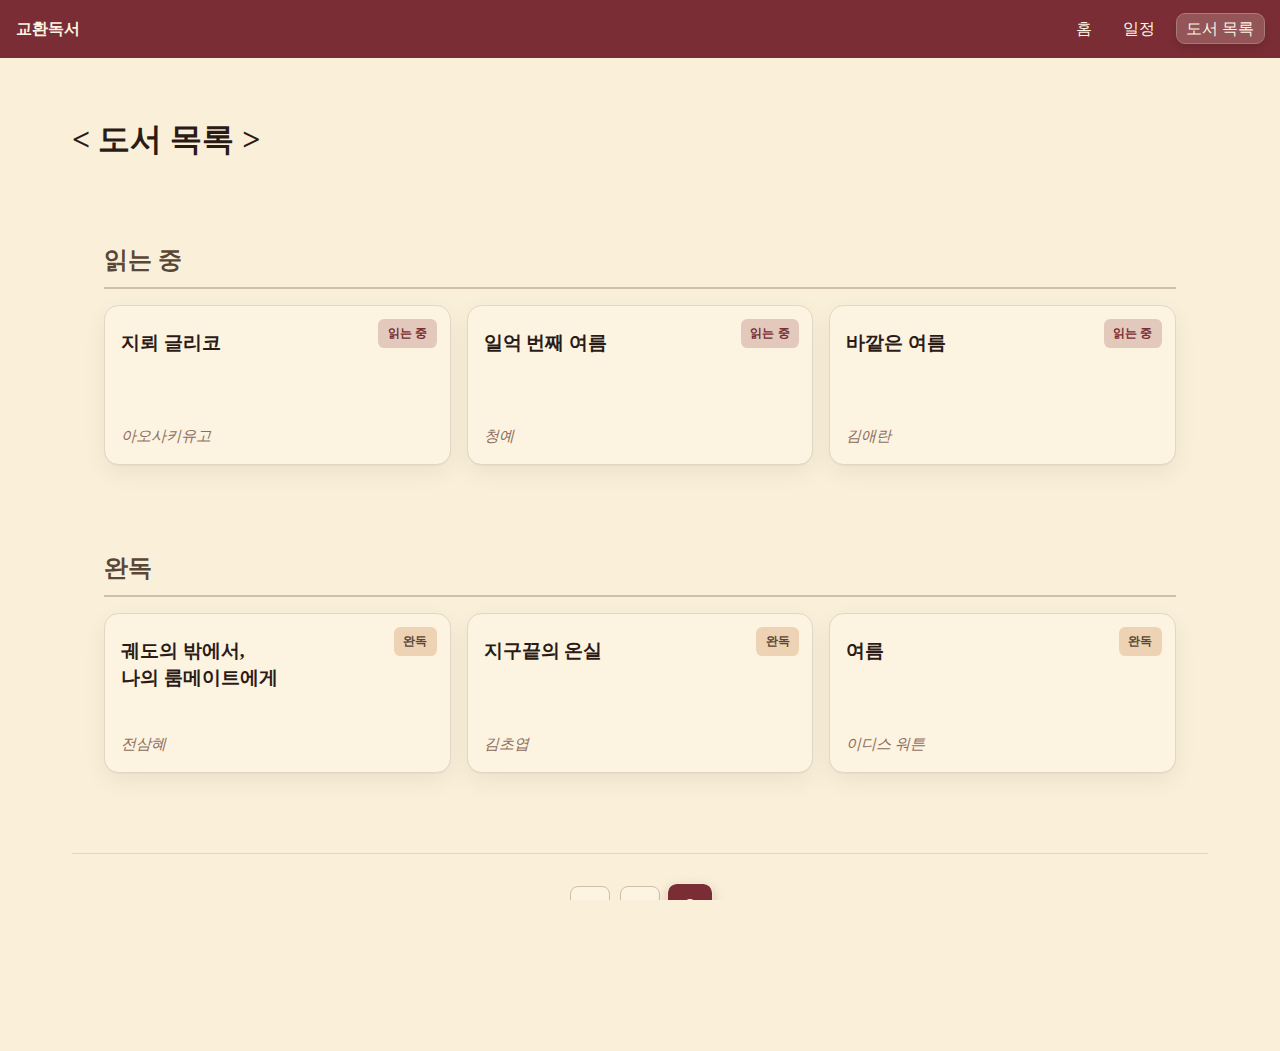
<file: pages/library.html>
<!DOCTYPE html>
<html lang="ko" data-theme="heritage">
<head>
  <!-- 문자 인코딩 및 뷰포트 설정 -->
  <meta charset="utf-8">
  <meta name="viewport" content="width=device-width,initial-scale=1">
  <title>교환독서 – 도서 목록</title>
  
  <!-- 외부 스타일시트 (상위 폴더에서 참조) -->
  <link rel="stylesheet" href="../css/style.css">
</head>
<body>
  <!-- Skip link for accessibility -->
  <a href="#main" class="sr-only">본문으로 건너뛰기</a>
  
  <!-- ============================================
       HEADER
       상단 고정 헤더: 로고 + 네비게이션
  ============================================= -->
  <header class="site-header">
    <a class="logo" href="../index.html">교환독서</a>
    <nav aria-label="주요">
      <ul class="gnb">
        <li><a href="../index.html">홈</a></li>
        <li><a href="schedule.html">일정</a></li>
        <li><a aria-current="page" href="library.html">도서 목록</a></li>
      </ul>
    </nav>
  </header>

  <!-- ============================================
       MAIN CONTENT
       도서 목록 페이지 메인 콘텐츠
  ============================================= -->
  <main id="main">
    <h1>< 도서 목록 ></h1>

    <!-- ============================================
         READING SECTION
         현재 읽고 있는 책들
    ============================================= -->
    <section class="library-section">
      <h2 class="section-title">읽는 중</h2>
      
      <!-- 북 카드 그리드 -->
      <div class="card-grid">
        <!-- 책 1: 지뢰 글리코 -->
        <article class="card book-card" tabindex="0">
          <div class="book-status reading">읽는 중</div>
          <h3 class="book-title">지뢰 글리코</h3>
          <p class="book-author">아오사키유고</p>
        </article>
        
        <!-- 책 2: 일억 번째 여름 -->
        <article class="card book-card" tabindex="0">
          <div class="book-status reading">읽는 중</div>
          <h3 class="book-title">일억 번째 여름</h3>
          <p class="book-author">청예</p>
        </article>
        
        <!-- 책 3: 바깥은 여름 -->
        <article class="card book-card" tabindex="0">
          <div class="book-status reading">읽는 중</div>
          <h3 class="book-title">바깥은 여름</h3>
          <p class="book-author">김애란</p>
        </article>
      </div>
    </section>

    <!-- ============================================
         COMPLETED SECTION
         완독한 책들
    ============================================= -->
    <section class="library-section">
      <h2 class="section-title">완독</h2>
      
      <!-- 북 카드 그리드 -->
      <div class="card-grid">
        <!-- 책 1: 궤도의 밖에서, 나의 룸메이트에게 -->
        <article class="card book-card" tabindex="0">
          <div class="book-status completed">완독</div>
          <h3 class="book-title">궤도의 밖에서,<br>나의 룸메이트에게</h3>
          <p class="book-author">전삼혜</p>
        </article>
        
        <!-- 책 2: 지구끝의 온실 -->
        <article class="card book-card" tabindex="0">
          <div class="book-status completed">완독</div>
          <h3 class="book-title">지구끝의 온실</h3>
          <p class="book-author">김초엽</p>
        </article>
        
        <!-- 책 3: 여름 -->
        <article class="card book-card" tabindex="0">
          <div class="book-status completed">완독</div>
          <h3 class="book-title">여름</h3>
          <p class="book-author">이디스 워튼</p>
        </article>
      </div>
    </section>

    <!-- Page Navigation: 책 페이지 스타일 네비게이션 -->
    <nav class="page-nav" aria-label="페이지 네비게이션">
      <a href="../index.html" class="page-link">
        <span class="page-number">1</span>
      </a>
      <a href="schedule.html" class="page-link">
        <span class="page-number">2</span>
      </a>
      <a href="library.html" class="page-link current" aria-current="page">
        <span class="page-number">3</span>
      </a>
    </nav>
  </main>

  <!-- ============================================
       FOOTER
       하단 푸터
  ============================================= -->
  <footer class="site-footer">
    <small>© 2025 ExchangeBook</small>
  </footer>
  
</body>
</html>
</file>
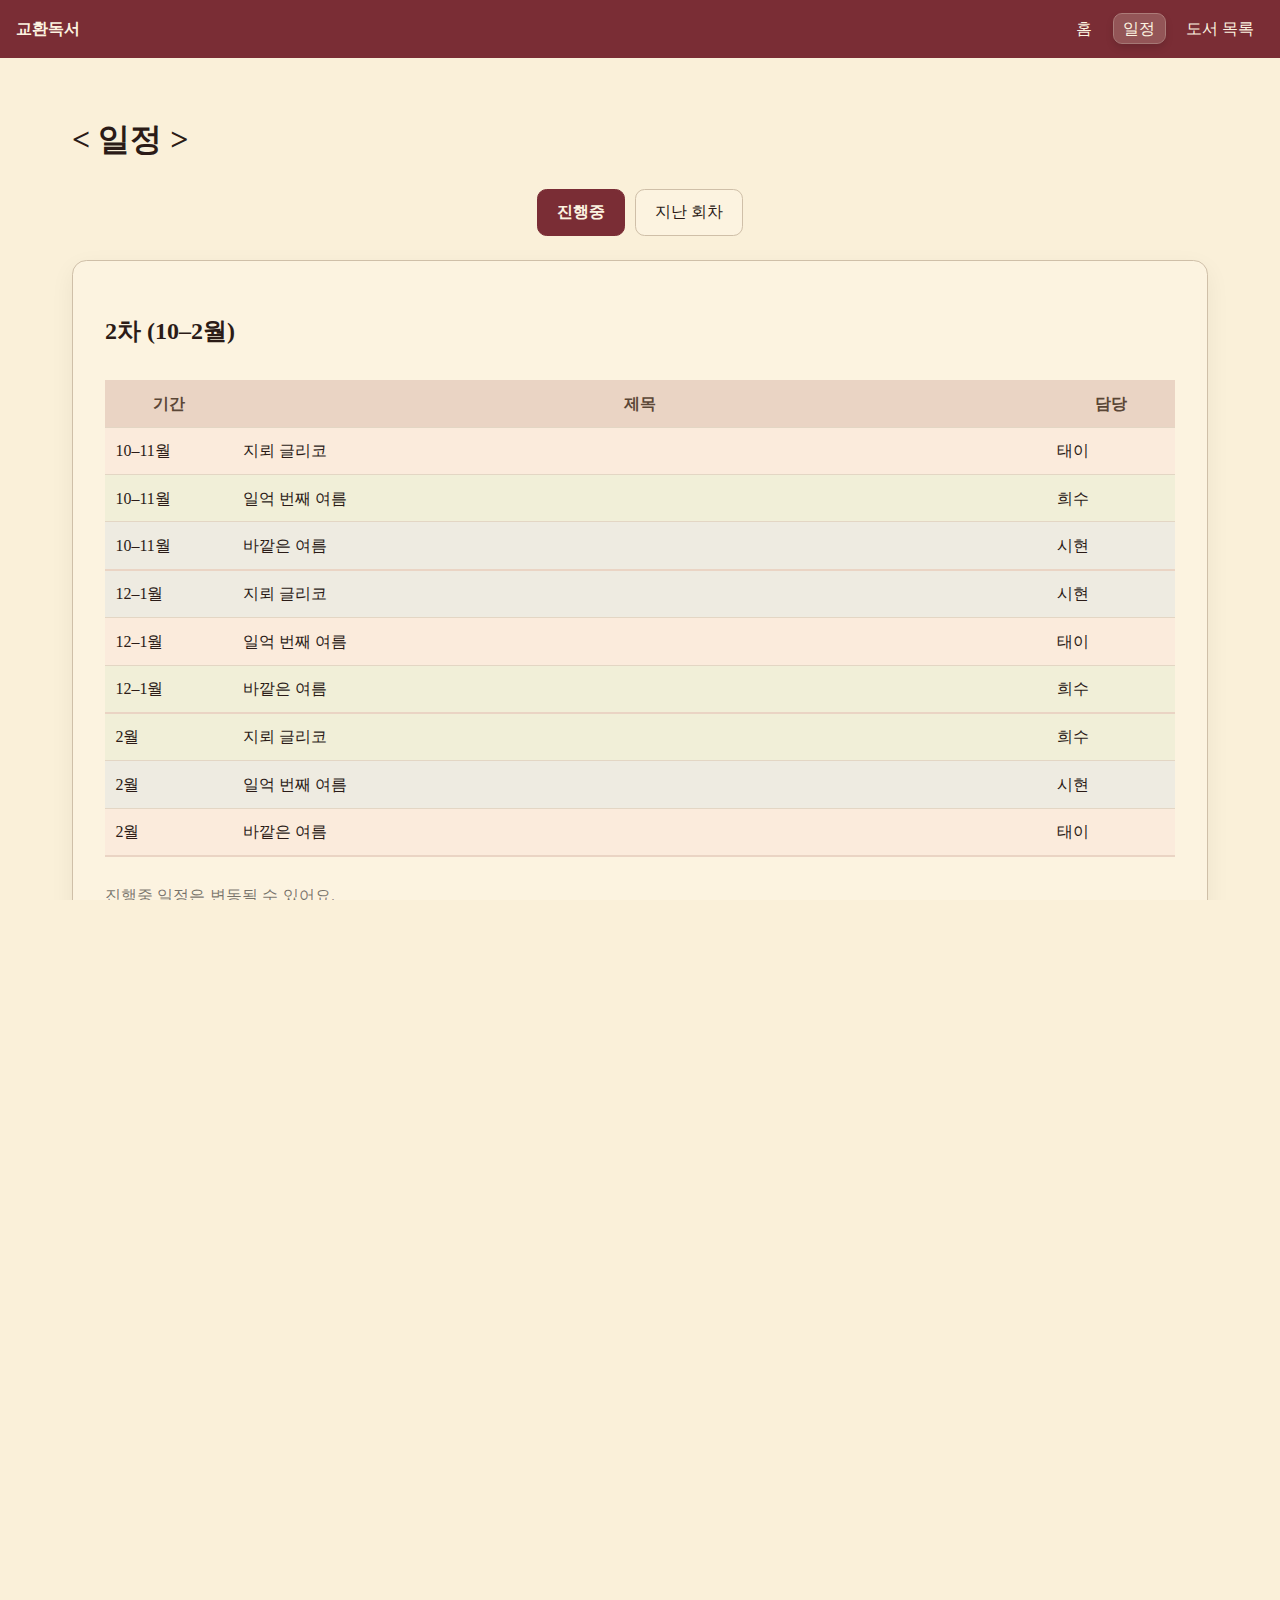
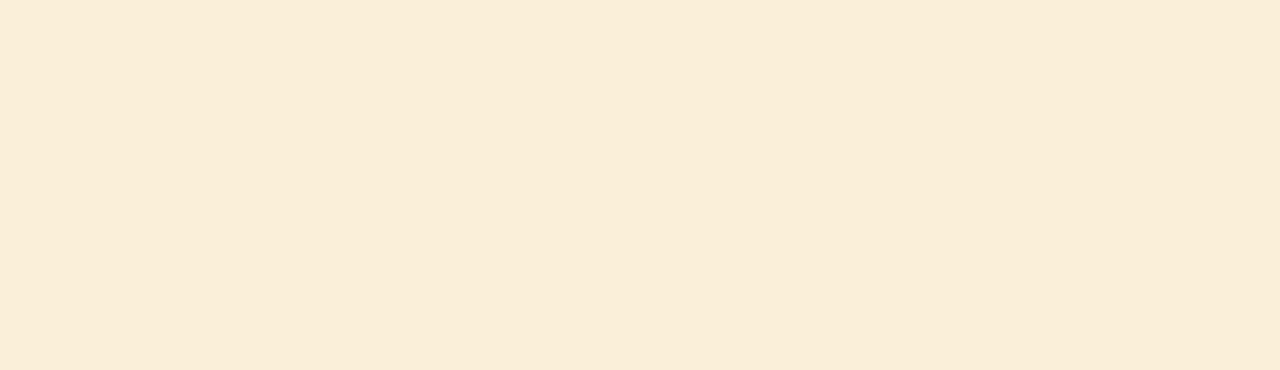
<file: pages/schedule.html>
<!DOCTYPE html>
<html lang="ko" data-theme="heritage">
<head>
  <!-- 문자 인코딩 및 뷰포트 설정 -->
  <meta charset="utf-8">
  <meta name="viewport" content="width=device-width,initial-scale=1">
  <title>교환독서 – 일정</title>
  
  <!-- 외부 스타일시트 (상위 폴더에서 참조) -->
  <link rel="stylesheet" href="../css/style.css">
</head>
<body>
  <!-- ============================================
       HEADER
       상단 고정 헤더: 로고 + 네비게이션
  ============================================= -->
  <header class="site-header">
    <a class="logo" href="../index.html">교환독서</a>
    <nav aria-label="주요">
      <ul class="gnb">
        <li><a href="../index.html">홈</a></li>
        <li><a aria-current="page" href="schedule.html">일정</a></li>
        <li><a href="library.html">도서 목록</a></li>
      </ul>
    </nav>
  </header>

  <!-- ============================================
       MAIN CONTENT
       일정 페이지 메인 콘텐츠
  ============================================= -->
  <main>
    <h1>< 일정 ></h1>

    <!-- 탭 네비게이션: 진행중 / 지난 회차 -->
    <div class="schedule-tabs">
      <a href="#ongoing" class="tab-btn active">진행중</a>
      <a href="#past" class="tab-btn">지난 회차</a>
    </div>

    <!-- ============================================
         ONGOING SECTION
         현재 진행중인 2차 회차 일정
    ============================================= -->
    <section id="ongoing" class="panel">
      <h2>2차 (10–2월)</h2>
      
      <!-- 일정 테이블: 기간 / 제목 / 담당자 -->
      <table class="table" aria-label="2차 회차 진행중">
        <thead>
          <tr>
            <th scope="col" style="width:8rem">기간</th>
            <th scope="col">제목</th>
            <th scope="col" style="width:8rem">담당</th>
          </tr>
        </thead>
        <tbody>
          <!-- 10-11월: 첫 번째 기간 (3권) -->
          <tr><td>10–11월</td><td>지뢰 글리코</td><td data-person="태이">태이</td></tr>
          <tr><td>10–11월</td><td>일억 번째 여름</td><td data-person="희수">희수</td></tr>
          <tr><td>10–11월</td><td>바깥은 여름</td><td data-person="시현">시현</td></tr>

          <!-- 12-1월: 두 번째 기간 (3권 교환) -->
          <tr><td>12–1월</td><td>지뢰 글리코</td><td data-person="시현">시현</td></tr>
          <tr><td>12–1월</td><td>일억 번째 여름</td><td data-person="태이">태이</td></tr>
          <tr><td>12–1월</td><td>바깥은 여름</td><td data-person="희수">희수</td></tr>

          <!-- 2월: 세 번째 기간 (3권 교환) -->
          <tr><td>2월</td><td>지뢰 글리코</td><td data-person="희수">희수</td></tr>
          <tr><td>2월</td><td>일억 번째 여름</td><td data-person="시현">시현</td></tr>
          <tr><td>2월</td><td>바깥은 여름</td><td data-person="태이">태이</td></tr>
        </tbody>
      </table>
      <p class="muted">진행중 일정은 변동될 수 있어요.</p>
    </section>

    <!-- 구분선 -->
    <hr class="schedule-divider">

    <!-- 탭 네비게이션 (하단 반복) -->
    <div class="schedule-tabs">
      <a href="#ongoing" class="tab-btn">진행중</a>
      <a href="#past" class="tab-btn active">지난 회차</a>
    </div>

    <!-- ============================================
         PAST SECTION
         완료된 1차 회차 일정
    ============================================= -->
    <section id="past" class="panel">
      <h2>1차 (4–8월)</h2>
      
      <!-- 일정 테이블: 기간 / 제목 / 담당자 -->
      <table class="table" aria-label="1차 회차 기록">
        <thead>
          <tr>
            <th scope="col" style="width:8rem">기간</th>
            <th scope="col">제목</th>
            <th scope="col" style="width:8rem">담당</th>
          </tr>
        </thead>
        <tbody>
          <!-- 4-5월: 첫 번째 기간 (3권) -->
          <tr><td>4–5월</td><td>궤도의 밖에서, 나의 룸메이트에게</td><td data-person="희수">희수</td></tr>
          <tr><td>4–5월</td><td>지구끝의 온실</td><td data-person="태이">태이</td></tr>
          <tr><td>4–5월</td><td>여름</td><td data-person="시현">시현</td></tr>

          <!-- 6월: 두 번째 기간 (3권 교환) -->
          <tr><td>6월</td><td>궤도의 밖에서, 나의 룸메이트에게</td><td data-person="시현">시현</td></tr>
          <tr><td>6월</td><td>지구끝의 온실</td><td data-person="희수">희수</td></tr>
          <tr><td>6월</td><td>여름</td><td data-person="태이">태이</td></tr>

          <!-- 7-8월: 세 번째 기간 (3권 교환) -->
          <tr><td>7–8월</td><td>궤도의 밖에서, 나의 룸메이트에게</td><td data-person="태이">태이</td></tr>
          <tr><td>7–8월</td><td>지구끝의 온실</td><td data-person="시현">시현</td></tr>
          <tr><td>7–8월</td><td>여름</td><td data-person="희수">희수</td></tr>
        </tbody>
      </table>
    </section>

    <!-- Page Navigation: 책 페이지 스타일 네비게이션 -->
    <nav class="page-nav" aria-label="페이지 네비게이션">
      <a href="../index.html" class="page-link">
        <span class="page-number">1</span>
      </a>
      <a href="schedule.html" class="page-link current" aria-current="page">
        <span class="page-number">2</span>
      </a>
      <a href="library.html" class="page-link">
        <span class="page-number">3</span>
      </a>
    </nav>
  </main>

  <!-- ============================================
       FOOTER
       하단 푸터
  ============================================= -->
  <footer class="site-footer">
    <small>© 2025 ExchangeBook</small>
  </footer>
  
</body>
</html>
</file>
<file: css/style.css>
/* ========================================
   BASE RESET & TYPOGRAPHY
   전체 페이지의 기본 스타일 설정
======================================== */

/* 박스 모델: border-box로 통일 */
*{box-sizing:border-box}

/* html, body: 전체 높이 100%, 가로 스크롤 방지 */
html,body{height:100%;overflow-x:hidden}

/* body: 기본 폰트 16px, 줄간격 1.6, 배경/텍스트 색상 */
body{
  margin:0;
  font-family:"Nanum Myeongjo", -apple-system, BlinkMacSystemFont, "Segoe UI", Roboto, "Noto Sans KR", sans-serif;
  font-size:16px;
  line-height:1.6;
  background:var(--bg);
  color:var(--ink);
}

/* 링크: 브랜드 색상, 밑줄 제거 */
a{color:var(--brand);text-decoration:none}
a:hover{color:var(--brand-700)}

/* 스크린 리더 전용 요소 (화면에는 숨김) */
.sr-only{position:absolute;width:1px;height:1px;padding:0;margin:-1px;overflow:hidden;clip:rect(0,0,0,0);border:0}

/* Skip link: 키보드 포커스 시에만 표시 */
.sr-only:focus{
  position:fixed;top:0;left:0;
  width:auto;height:auto;padding:.5rem 1rem;margin:0;
  background:var(--brand);color:var(--paper);
  clip:auto;overflow:visible;
  z-index:9999;
  font-weight:700;
  text-decoration:none;
}

/* ========================================
   COLOR THEME - HERITAGE
   현재 사용중인 색상 테마 (가을 도서관)
======================================== */

html[data-theme="heritage"]{
  --bg:#FAF0D9;        /* 배경: 따뜻한 베이지 */
  --paper:#FCF3E0;     /* 카드/표 배경: 종이색 */
  --ink:#2B1B17;       /* 본문 텍스트: 잉크 브라운 */
  --spine-dark:#5A4636;/* 헤더/타이틀: 어두운 척추색 */
  --spine:#8D6E5F;     /* 보조 텍스트: 중간 척추색 */
  --brand:#7A2D35;     /* 버튼/링크: 버건디 (어두운 적갈색) */
  --brand-700:#5E2229; /* 버튼 호버: 더 어두운 버건디 */
  --accent:#D4A373;    /* 배지/하이라이트: 골드 */
  --line:#E3D6C4;      /* 구분선: 연한 베이지 */
  --line-strong:#CFBFA8;/* 강조 구분선: 진한 베이지 */
}

/* ========================================
   HEADER & FOOTER
   상단 헤더와 하단 푸터 레이아웃
======================================== */

/* 헤더와 푸터: 양쪽 끝 정렬, 패딩, 배경색 */
.site-header,.site-footer{
  display:flex;align-items:center;justify-content:space-between;
  padding:1rem;background:var(--brand);
}

/* 헤더: 상단 고정 (스크롤해도 따라다님) */
.site-header{
  position:sticky;top:0;z-index:100;
  border-bottom:none;
}

/* 푸터: 상단 구분선 */
.site-footer{
  border-top:1px solid var(--line-strong);
}
.site-footer{border-top:1px solid var(--line-strong);border-bottom:0;color:#0008}

/* 로고: 굵은 글씨, 종이색, 호버 시 확대 효과 */
.logo{font-weight:700;color:var(--paper);transition:all .2s ease;font-family:'Nanum Myeongjo', serif}
.logo:hover{transform:scale(1.05);text-shadow:0 2px 8px rgba(0,0,0,.2)}

/* 글로벌 내비게이션 메뉴: 가로 나열 */
.gnb{display:flex;gap:.75rem;list-style:none;padding:0;margin:0;flex-wrap:wrap}
.gnb a{
  color:var(--paper);padding:.35rem .6rem;border-radius:.5rem;
  transition:all .2s ease;
  font-family:'Nanum Myeongjo', serif;
}

/* 현재 페이지 및 호버 효과: 배경색, 테두리, 상승 효과 */
[aria-current="page"], .gnb a:hover{
  background:color-mix(in oklab,var(--paper) 20%, transparent);
  outline:1px solid color-mix(in oklab,var(--paper) 40%, transparent);
  transform:translateY(-2px);
  box-shadow:0 4px 8px rgba(0,0,0,.15);
}

/* 테마 선택 드롭다운 */
.theme select{
  background:var(--paper);color:var(--ink);
  border:1px solid var(--line);border-radius:.5rem;padding:.4rem .6rem;
}

/* ========================================
   MAIN LAYOUT & TYPOGRAPHY
   메인 콘텐츠 영역 기본 설정
======================================== */

/* main: 패딩 없음, 최대 너비 제한 없음 (전체 화면 사용) */
main{padding:0;max-width:none;margin:0}

/* main 내부 h1: 나눔명조 폰트, 큰 사이즈, 굵게 */
main h1{
  font-family:'Nanum Myeongjo', serif;
  font-size:2rem;
  font-weight:700;
  margin:1.5rem 0;
}

/* main 내부 h2: 나눔명조 폰트 */
main h2{
  font-family:'Nanum Myeongjo', serif;
}

/* hero: 그리드 레이아웃 */
.hero{display:grid;gap:.75rem;margin-bottom:1rem}

/* muted: 흐린 텍스트 */
.muted{color:#0008}

/* ========================================
   INTRO HERO SECTION
   인트로 페이지의 풀스크린 히어로 섹션
======================================== */

/* 인트로 히어로: 전체 화면, 중앙 정렬, 배경 이미지 + 그라데이션 */
.intro-hero{
  position:relative;
  display:grid;gap:.75rem;place-content:center;
  min-height:100svh;margin:0;padding:clamp(1.25rem,4vw,3rem);
  border-radius:0;
  color:#fff;
  /* 배경: 어두운 그라데이션 + 기본 이미지 */
  background:
    linear-gradient(180deg, color-mix(in oklab,var(--spine-dark) 20%, transparent) 0%,
                            color-mix(in oklab,var(--spine-dark) 35%, transparent) 60%,
                            color-mix(in oklab,var(--spine-dark) 50%, transparent) 100%),
    url("../assets/intro.jpg") center/cover no-repeat,
    color-mix(in oklab, var(--accent) 30%, var(--paper));
  box-shadow:none;
}

/* 인트로 타이틀: 크고 굵은 텍스트, floatUp 애니메이션 */
.intro-hero .intro-title{
  font-size:clamp(3.5rem,9vw,6rem);line-height:1.1;margin:0;
  font-family:'Nanum Myeongjo', serif;font-weight:800;
  letter-spacing:.02em;
  text-shadow:0 4px 12px rgba(0,0,0,.3);
  animation:floatUp 2.5s ease-out 0.3s both;
}

/* 인트로 서브타이틀: 중간 사이즈, 빠른 floatUpQuick 애니메이션 */
.intro-hero .intro-subtitle{
  font-size:clamp(1rem,1.8vw,1.3rem);opacity:.9;margin:.8rem 0 0 0;letter-spacing:.05em;
  font-family:'Nanum Myeongjo', serif;font-weight:400;
  animation:floatUpQuick 2.0s ease-out 0.32s both !important;
}

/* 인트로 서브 텍스트: 약간 늦게 나타남 */
.intro-hero .intro-sub{
  font-size:clamp(1.1rem,2vw,1.35rem);opacity:.95;margin:1.2rem 0 0 0;
  letter-spacing:.02em;
  animation:floatUp 2.5s ease-out 0.7s both;
}

/* 인트로 액션 버튼들 */
.intro-hero .intro-actions{display:flex;gap:.6rem;flex-wrap:wrap;margin-top:.6rem}

/* 고스트 버튼: 투명 배경, 흰색 테두리 */
.btn.ghost{
  background:transparent;color:#fff;border:1px solid color-mix(in oklab,#fff 60%, var(--accent));
}
.btn.ghost:hover{background:color-mix(in oklab,#fff 10%, var(--brand));}

/* ========================================
   INTRO VARIANTS
   다양한 인트로 배경 이미지 변형
======================================== */

/* vintage-shelves: 책장 배경 (페이지 인트로 오버레이) */
.intro-hero.vintage-shelves{
  background:
    linear-gradient(180deg, rgba(30,20,15,.50) 0%, rgba(30,20,15,.65) 50%, rgba(30,20,15,.78) 100%),
    url("../images/six.JPG") center/cover no-repeat,
    color-mix(in oklab, var(--accent) 30%, var(--paper));
}

/* Index 페이지 히어로: 다른 이미지 사용 (five.jpg) */
main .intro-hero.vintage-shelves{
  background:
    linear-gradient(180deg, rgba(30,20,15,.50) 0%, rgba(30,20,15,.65) 50%, rgba(30,20,15,.78) 100%),
    url("../images/five.jpg") center/cover no-repeat,
    color-mix(in oklab, var(--accent) 30%, var(--paper));
  margin:-2rem;margin-bottom:0;
}

/* 모바일: 모든 히어로에 three.jpg 사용 */
@media (max-width: 768px){
  .intro-hero.vintage-shelves, main .intro-hero.vintage-shelves{
    background:
      linear-gradient(180deg, rgba(30,20,15,.50) 0%, rgba(30,20,15,.65) 50%, rgba(30,20,15,.78) 100%),
      url("../images/three.jpg") center/cover no-repeat,
      color-mix(in oklab, var(--accent) 30%, var(--paper));
    margin:-2rem;margin-bottom:0;
  }
}

/* dusk-window: 황혼 창문 배경 */
.intro-hero.dusk-window{
  background:
    linear-gradient(180deg, rgba(30,20,18,.45) 0%, rgba(30,20,18,.62) 55%, rgba(30,20,18,.78) 100%),
    url("../assets/intro-dusk.jpg") center/cover no-repeat,
    color-mix(in oklab, var(--accent) 28%, var(--paper));
}

/* grand-hall: 웅장한 홀 배경 */
.intro-hero.grand-hall{
  background:
    radial-gradient(120% 80% at 50% 20%, rgba(0,0,0,.45) 0%, rgba(0,0,0,.7) 60%, rgba(0,0,0,.8) 100%),
    url("../assets/intro-hall.jpg") center/cover no-repeat,
    color-mix(in oklab, var(--accent) 30%, var(--paper));
}

/* leather-desk: 가죽 책상 배경 */
.intro-hero.leather-desk{
  background:
    linear-gradient(160deg, rgba(34,22,18,.5) 0%, rgba(34,22,18,.7) 70%, rgba(34,22,18,.85) 100%),
    url("../assets/intro-desk.jpg") center/cover no-repeat,
    color-mix(in oklab, var(--accent) 30%, var(--paper));
}

/* ========================================
   SPLASH HERO & PAGE INTRO
   스플래시 화면과 페이지 인트로 오버레이
======================================== */

/* Full-screen splash: 전체 화면 스플래시 히어로 */
.splash-hero{
  min-height:100svh; /* 모바일 동적 뷰포트 지원 */
  text-align:center;
  align-content:center;
  justify-items:center;
  padding:clamp(1.5rem,4vw,3rem);
  gap:1rem;
  border-radius:0; /* 전체 화면이므로 둥근 모서리 없음 */
}
.splash-hero .intro-title{font-size:clamp(2rem,6vw,3rem)}
.splash-hero .intro-sub{font-size:clamp(1.05rem,2vw,1.2rem);max-width:52ch}
.splash-hero .intro-actions{margin-top:.8rem}

/* 스플래시 텍스트 페이드 인 애니메이션 */
@keyframes fadeUp{
  from{opacity:0; transform:translateY(6px)}
  to{opacity:1; transform:translateY(0)}
}
.splash-hero .intro-title{animation:fadeUp .6s ease-out both}
.splash-hero .intro-sub{animation:fadeUp .7s ease-out .05s both}
.splash-hero .intro-actions{animation:fadeUp .8s ease-out .1s both}

/* Page intro: 페이지 시작 시 보이는 인트로 섹션 */
.page-intro{
  position:relative;
  min-height:100svh;
  display:grid;place-content:center;
  padding:clamp(1.5rem,4vw,3rem);
  color:#fff;
}

/* Content sections: 히어로/인트로가 아닌 일반 섹션은 패딩과 최대 너비 적용 */
main section:not(.page-intro):not(.intro-hero){
  padding:2rem;max-width:1200px;margin:0 auto;
}

/* Library와 schedule 페이지: main에 패딩 적용 */
body:has(h1:first-of-type:not(.intro-title)) main{
  padding:2rem;max-width:1200px;margin:0 auto;
}

/* Overlay intro: 고정된 오버레이로 4.5초 후 자동 페이드아웃 */
.page-intro--overlay{
  position:fixed;inset:0;z-index:1000;
  min-height:100svh;
  /* 4.5초간 유지 후 1.2초에 걸쳐 페이드아웃 */
  animation:introHold var(--intro-hold,4.5s) linear 0s 1 both,
            introFade var(--intro-fade,1.2s) ease-out var(--intro-hold,4.5s) 1 forwards;
}
/* introHold: 지정된 시간동안 opacity 1 유지 */
@keyframes introHold{from{opacity:1} to{opacity:1}}
/* introFade: 페이드아웃 후 숨김 처리 */
@keyframes introFade{to{opacity:0;visibility:hidden;pointer-events:none}}

/* ========================================
   SCROLL HINT & ANIMATIONS
   스크롤 힌트와 인트로 애니메이션들
======================================== */

/* 스크롤 힌트: 화면 하단 중앙에 배치, 바운스 애니메이션 */
.scroll-hint{
  position:absolute;left:50%;bottom:1rem;transform:translateX(-50%);
  font-size:.9rem;opacity:.9;color:#fff;
  display:flex;flex-direction:column;align-items:center;gap:.25rem;
  animation:hintBounce 1.6s ease-in-out infinite;
}
.scroll-hint::after{content:"▼";font-size:1.1rem;opacity:.9}

/* 바운스 애니메이션: 위아래로 움직임 */
@keyframes hintBounce{
  0%,100%{transform:translate(-50%,0)}
  50%{transform:translate(-50%,-6px)}
}

/* 애니메이션 줄이기 설정: 접근성 고려 */
@media (prefers-reduced-motion: reduce){
  .scroll-hint{animation:none}
  .page-intro--overlay{animation:none;opacity:0;visibility:hidden;pointer-events:none}
}

/* ========================================
   INTRO ANIMATIONS
   CSS 전용 인트로 애니메이션 효과
======================================== */

/* floatUp: 타이틀 떠오르기 애니메이션 */
.draw-title{
  animation:floatUp 2.5s ease-out 0.3s both;
}
@keyframes floatUp{
  0%{opacity:0;transform:translateY(40px) scale(0.95)}
  100%{opacity:1;transform:translateY(0) scale(1)}
}

/* floatUpQuick: 서브타이틀 빠른 떠오르기 애니메이션 */
@keyframes floatUpQuick{
  0%{opacity:0;transform:translateY(40px) scale(0.95)}
  100%{opacity:1;transform:translateY(0) scale(1)}
}

/* ========================================
   AUTUMN LEAVES ANIMATION
   가을 낙엽 떨어지는 애니메이션 (사용 안 함)
======================================== */

.autumn-leaves{position:relative;width:100%;max-width:120px;height:80px;margin:1.2rem auto;overflow:visible}
.autumn-leaves .leaf{position:absolute;width:18px;height:18px;opacity:.85;
  animation:leafFall var(--fall-duration,2.8s) ease-in-out var(--fall-delay,0s) infinite;
}
.autumn-leaves .leaf:nth-child(1){left:10%;--fall-delay:.2s;--fall-duration:3.2s}
.autumn-leaves .leaf:nth-child(2){left:35%;--fall-delay:.6s;--fall-duration:2.6s}
.autumn-leaves .leaf:nth-child(3){left:60%;--fall-delay:1.1s;--fall-duration:3.0s}
.autumn-leaves .leaf:nth-child(4){left:82%;--fall-delay:.4s;--fall-duration:2.9s}
@keyframes leafFall{
  0%{transform:translateY(-20px) rotate(0deg);opacity:0}
  10%{opacity:.85}
  90%{opacity:.7}
  100%{transform:translateY(100px) rotate(180deg);opacity:0}
}

/* ========================================
   ABOUT & HOW SECTIONS
   About 섹션과 How 섹션 (메인 페이지)
======================================== */

/* About와 How 섹션: 중앙 정렬 */
.about-section, .how-section{
  text-align:center;
}

/* About 콘텐츠: 최대 너비 제한, 줄간격 넓게 */
.about-content{
  max-width:800px;margin:0 auto;
  line-height:1.8;
}
.about-content p{
  margin:1.2rem 0;
  word-break:keep-all; /* 한글 단어 단위로 줄바꿈 */
  overflow-wrap:break-word;
}

/* How 콘텐츠: 세로 정렬, 단계별로 간격 */
.how-content{
  max-width:700px;margin:2rem auto 0;
  display:flex;flex-direction:column;gap:1.5rem;
}

/* 각 단계: 가로 정렬, 번호 + 설명 */
.how-step{
  display:flex;align-items:center;gap:1rem;
  text-align:left;
}

/* 단계 번호: 원형 배지, 브랜드 색상 */
.step-number{
  flex-shrink:0;
  width:2.5rem;height:2.5rem;
  border-radius:50%;
  background:var(--brand);
  color:var(--paper);
  display:flex;align-items:center;justify-content:center;
  font-weight:700;font-size:1.1rem;
}
.how-step p{
  margin:0;
  font-size:1.05rem;
  line-height:1.6;
}

/* ========================================
   TEAM SECTION
   진행 인원 소개 카드
======================================== */

.team-section{
  text-align:center;
}

/* 팀 카드 그리드: 3개 가로 정렬 */
.team-grid{
  display:flex;
  flex-wrap:wrap;
  gap:1.5rem;
  justify-content:center;
  margin-top:2rem;
}

/* 팀 카드: 각 인물별 색상 적용 */
.team-card{
  flex:1;
  min-width:200px;
  max-width:280px;
  text-align:center;
  padding:2rem 1.5rem;
  transition:all .3s ease;
  background:var(--paper);
  border:1px solid var(--line);
}

/* 호버 효과 */
.team-card:hover{
  transform:translateY(-6px);
  box-shadow:0 12px 32px rgba(0,0,0,.15);
}

/* 아바타: 원형 배지 */
.team-avatar{
  width:80px;
  height:80px;
  border-radius:50%;
  margin:0 auto 1rem;
  display:flex;
  align-items:center;
  justify-content:center;
  font-size:1.5rem;
  font-weight:700;
  color:#fff;
  font-family:'Nanum Myeongjo', serif;
}

/* 인물별 아바타 색상 (차분하고 홈페이지와 어울리는 톤) */
.team-card[data-person="시현"] .team-avatar{
  background:#6B8CAE;
}

.team-card[data-person="태이"] .team-avatar{
  background:#C07D8F;
}

.team-card[data-person="희수"] .team-avatar{
  background:#7BA881;
}

/* 팀 멤버 이름 */
.team-name{
  font-size:1.3rem;
  font-weight:700;
  color:var(--spine-dark);
  margin:.5rem 0;
  font-family:'Nanum Myeongjo', serif;
}

/* 팀 멤버 소개 */
.team-bio{
  font-size:.95rem;
  color:var(--spine);
  line-height:1.6;
  margin:.5rem 0 0;
}

/* ========================================
   ABOUT SITE SECTION
   웹사이트 제작 배경
======================================== */

.about-site-section{
  text-align:center;
  position:relative;
  background:color-mix(in oklab,var(--brand) 3%, var(--paper));
  padding:3rem 2rem;
  margin:3rem -2rem 0;
  border-radius:1rem;
  border:1px solid color-mix(in oklab,var(--brand) 10%, var(--line));
  box-shadow:0 2px 0 rgba(0,0,0,.03), 0 12px 28px rgba(0,0,0,.08);
  transition:transform .25s ease, box-shadow .25s ease, background .25s ease;
}

.about-site-section h2{
  margin-bottom:1.5rem;
  color:var(--brand);
}

/* 상단 리본 효과 */
.about-site-section::after{
  content:"";
  position:absolute;left:0;right:0;top:0;height:10px;
  background:linear-gradient(90deg, color-mix(in oklab,var(--brand) 90%, #0000) 0%, var(--accent) 100%);
  border-top-left-radius:1rem;border-top-right-radius:1rem;
}

/* 종이 질감 (아주 옅게) */
.about-site-section::before{
  content:"";
  position:absolute;inset:0;pointer-events:none;border-radius:inherit;
  background:repeating-linear-gradient(0deg, #0000 0 6px, rgba(0,0,0,.03) 6px 7px);
  mix-blend-mode:soft-light;opacity:.06;
}

/* 호버/포커스 상승 효과 */
.about-site-section:hover,
.about-site-section:focus-within{
  transform:translateY(-4px);
  box-shadow:0 4px 0 rgba(0,0,0,.04), 0 18px 36px rgba(0,0,0,.12);
  background:color-mix(in oklab,var(--brand) 2.2%, var(--paper));
}

@media (prefers-reduced-motion: reduce){
  .about-site-section{transition:none;transform:none}
  .about-site-section:hover,.about-site-section:focus-within{transform:none}
}


/* ========================================
   PAGE NAVIGATION (BOOK STYLE)
   책 스타일의 페이지 번호 네비게이션
======================================== */

/* 페이지 네비게이션: 중앙 정렬, 상단 구분선 */
.page-nav{
  display:flex;gap:.6rem;justify-content:center;align-items:center;
  margin-top:3rem;padding-top:2rem;
  /* 푸터와 겹치지 않도록 하단 여백 추가 */
  margin-bottom:clamp(1.5rem, 3vw, 2.5rem);
  border-top:1px solid var(--line);
}

/* 페이지 링크: 정사각형 버튼 형태 */
.page-link{
  display:flex;align-items:center;justify-content:center;
  width:2.5rem;height:2.5rem;
  border:1px solid var(--line-strong);
  border-radius:.5rem;
  background:var(--paper);
  color:var(--ink);
  transition:all .3s ease;
  position:relative;
}

/* 호버 효과: 배경색 변경, 상승, 그림자, 살짝 회전 */
.page-link:hover{
  background:var(--accent);
  border-color:var(--accent);
  transform:translateY(-4px) rotate(2deg);
  box-shadow:0 6px 16px rgba(0,0,0,.15);
}

/* 현재 페이지: 브랜드 색상으로 강조, 살짝 확대 */
.page-link.current{
  background:var(--brand);
  border-color:var(--brand);
  color:var(--paper);
  font-weight:700;
  transform:scale(1.1);
  box-shadow:0 4px 12px rgba(122,45,53,.3);
}

/* 현재 페이지 호버: 추가 효과 */
.page-link.current:hover{
  transform:scale(1.15) translateY(-2px);
  box-shadow:0 6px 16px rgba(122,45,53,.4);
}

.page-number{
  font-size:1rem;
}

/* ========================================
   CARDS & PANELS
   카드와 패널 컴포넌트
======================================== */

/* 카드 그리드: 플렉스 레이아웃으로 카드 배치 */
.card-grid{display:flex;flex-wrap:wrap;gap:1rem}

/* 카드: 종이색 배경, 테두리, 둥근 모서리, 그림자 */
.card{
  background:var(--paper);border:1px solid var(--line);border-radius:.9rem;
  padding:1rem;width:100%;
  box-shadow:0 1px 0 rgba(0,0,0,.04),0 8px 24px rgba(0,0,0,.06);
}

/* 패널: 카드와 유사하지만 그리드 레이아웃 */
.panel{
  background:var(--paper);border:1px solid var(--line-strong);border-radius:.9rem;
  padding:1rem;margin:1rem 0;display:grid;gap:.6rem;
  box-shadow:0 1px 0 rgba(0,0,0,.04),0 8px 24px rgba(0,0,0,.06);
}

/* ========================================
   TABLES (SCHEDULE PAGE)
   테이블 스타일 - 일정 페이지에서 사용
======================================== */

/* 기본 테이블: 전체 너비, 종이색 배경 */
.table{width:100%;border-collapse:collapse;background:var(--paper);font-family:'Nanum Myeongjo', serif}
.table th,.table td{padding:.65rem;border-bottom:1px solid var(--line);transition:all .2s ease}

/* 날짜 그룹핑: 3개 행마다 두꺼운 구분선 (한 기간 = 3권) */
.table tbody tr:nth-child(3n){
  border-bottom:2px solid color-mix(in oklab,var(--brand) 15%, var(--paper));
}

/* 테이블 헤더: 밝은 브랜드 색상 배경 */
.table thead th{
  background:color-mix(in oklab,var(--brand) 15%, var(--paper));
  color:var(--spine-dark);
  font-family:'Nanum Myeongjo', serif;
  font-weight:700;
}

/* 3색 얼룩말 줄무늬: 3개 행마다 다른 밝기 */
.table tbody tr:nth-child(3n+1){background:color-mix(in oklab,var(--paper) 96%, var(--accent))}
.table tbody tr:nth-child(3n+2){background:color-mix(in oklab,var(--paper) 92%, var(--accent))}
.table tbody tr:nth-child(3n+3){background:color-mix(in oklab,var(--paper) 88%, var(--accent))}

/* 호버 효과: 마우스 올리면 오른쪽으로 이동 */
.table tbody tr{
  cursor:pointer;
  transition:all .2s ease;
}
.table tbody tr:hover{
  transform:translateX(4px);
  box-shadow:0 2px 8px rgba(0,0,0,.08);
}
/* ========================================
   PERSON COLOR CODING
   인물별 색상 코딩 (시현, 태이, 희수)
======================================== */

/* 시현: 파란색 (8% 틴트) */
.table tbody tr:has(td[data-person="시현"]){
  background:color-mix(in oklab, #4A90E2 8%, var(--paper)) !important;
}

/* 태이: 분홍색 (8% 틴트) */
.table tbody tr:has(td[data-person="태이"]){
  background:color-mix(in oklab, #E88FB1 8%, var(--paper)) !important;
}

/* 희수: 초록색 (8% 틴트) */
.table tbody tr:has(td[data-person="희수"]){
  background:color-mix(in oklab, #6BC47D 8%, var(--paper)) !important;
}

/* 호버 시: 인물 색상 더 진하게 (15% 틴트) */
.table tbody tr:has(td[data-person="시현"]):hover{
  background:color-mix(in oklab, #4A90E2 15%, var(--paper)) !important;
}
.table tbody tr:has(td[data-person="태이"]):hover{
  background:color-mix(in oklab, #E88FB1 15%, var(--paper)) !important;
}
.table tbody tr:has(td[data-person="희수"]):hover{
  background:color-mix(in oklab, #6BC47D 15%, var(--paper)) !important;
}

/* ========================================
   SCHEDULE TABS
   일정 페이지의 탭 네비게이션
======================================== */

/* 스케줄 탭: 중앙 정렬, 가로 나열 */
.schedule-tabs{
  display:flex;gap:.6rem;justify-content:center;
  margin:1.5rem 0;
}

/* 탭 버튼: 둥근 모서리, 종이색 배경 */
.tab-btn{
  display:inline-block;
  padding:.6rem 1.2rem;
  border:1px solid var(--line-strong);
  border-radius:.6rem;
  background:var(--paper);
  color:var(--ink);
  font-family:'Nanum Myeongjo', serif;
  font-size:1rem;
  text-decoration:none;
  cursor:pointer;
  transition:all .2s ease;
}

/* 탭 호버: 액센트 색상으로 변경, 상승 효과 */
.tab-btn:hover{
  background:var(--accent);
  border-color:var(--accent);
  color:var(--ink);
  transform:translateY(-2px);
  box-shadow:0 4px 12px rgba(0,0,0,.12);
}

/* 활성 탭: 브랜드 색상으로 강조 */
.tab-btn.active{
  background:var(--brand);
  border-color:var(--brand);
  color:var(--paper);
  font-weight:700;
}

/* 부드러운 스크롤 (앵커 링크용) */
html{scroll-behavior:smooth}

/* 앵커 링크 이동 시 헤더에 가려지지 않도록 여유 공간 확보 */
#ongoing, #past{
  scroll-margin-top:5rem;
}

/* 스케줄 구분선: 1차/2차 사이 */
.schedule-divider{
  border:none;
  border-top:2px solid var(--line-strong);
  margin:2rem 0;
}

/* ========================================
   LIBRARY PAGE - SECTIONS
   도서 목록 페이지의 섹션 스타일
======================================== */

/* 라이브러리 섹션: 위아래 여백 */
.library-section{
  margin:2rem 0;
}

/* 섹션 타이틀: 큰 글씨, 굵게, 하단 구분선 */
.section-title{
  font-size:1.5rem;
  font-weight:700;
  color:var(--spine-dark);
  margin-bottom:1rem;
  padding-bottom:.5rem;
  border-bottom:2px solid var(--line-strong);
  font-family:'Nanum Myeongjo', serif;
}
/* ========================================
   LIBRARY PAGE - BOOK CARDS
   도서 목록 페이지의 북 카드 스타일
======================================== */

/* 북 카드: 최소 높이, 세로 정렬, 호버 효과 */
.book-card{
  position:relative;
  min-height:160px;
  display:flex;
  flex-direction:column;
  justify-content:space-between;
  transition:all .3s ease;
  cursor:pointer;
}

/* 호버: 상승 효과와 그림자 강조 */
.book-card:hover{
  transform:translateY(-4px);
  box-shadow:0 8px 24px rgba(0,0,0,.12);
}

/* 책 상태 배지: 우측 상단 고정 */
.book-status{
  position:absolute;
  top:.8rem;right:.8rem;
  padding:.3rem .6rem;
  border-radius:.4rem;
  font-size:.75rem;
  font-weight:600;
}

/* 읽는 중 배지: 브랜드 색상 */
.book-status.reading{
  background:color-mix(in oklab,var(--brand) 20%, var(--paper));
  color:var(--brand);
}

/* 완독 배지: 액센트 색상 */
.book-status.completed{
  background:color-mix(in oklab,var(--accent) 40%, var(--paper));
  color:var(--spine-dark);
}

/* 책 제목: 큰 글씨, 굵게, 우측 패딩 (배지 공간 확보) */
.book-title{
  font-size:1.2rem;
  font-weight:700;
  color:var(--ink);
  margin:.5rem 0;
  line-height:1.4;
  word-break:keep-all; /* 한글 단어 단위 줄바꿈 */
  overflow-wrap:break-word;
  padding-right:4rem; /* 배지와 겹치지 않도록 */
  font-family:'Nanum Myeongjo', serif;
}

/* 책 저자: 작은 글씨, 이탤릭 */
.book-author{
  font-size:.95rem;
  color:var(--spine);
  margin:.3rem 0 0 0;
  font-style:italic;
  font-family:'Nanum Myeongjo', serif;
}

/* ========================================
   BUTTONS & MISC COMPONENTS
   버튼과 기타 컴포넌트
======================================== */

/* 북 메타 정보: 양쪽 끝 정렬 */
.book-meta{display:flex;justify-content:space-between;align-items:center}

/* 기본 버튼: 브랜드 색상, 둥근 모서리, 그림자 */
.btn{
  background:var(--brand);color:#fff;border:none;border-radius:.6rem;
  padding:.6rem 1rem;cursor:pointer;letter-spacing:.2px;
  box-shadow:0 1px 0 rgba(0,0,0,.05),0 6px 16px rgba(0,0,0,.08);
}

/* 버튼 호버: 어두운 색상, 상승 효과 */
.btn:hover{background:var(--brand-700);transform:translateY(-1px)}

/* 즐겨찾기와 필 (태그): 액센트 색상, 둥근 모서리 */
.fav,.pill{
  background:color-mix(in oklab,var(--accent) 65%, white);
  border:1px solid color-mix(in oklab,var(--accent) 80%, var(--paper));
  color:var(--spine-dark);padding:.25rem .6rem;border-radius:999px;cursor:pointer;
}

/* ========================================
   RESPONSIVE DESIGN
   반응형 레이아웃 (카드 그리드)
======================================== */

/* 테이블 반응형: 모바일에서 가로 스크롤 가능하도록 */
@media (max-width: 768px) {
  /* 테이블 컨테이너에 가로 스크롤 추가 */
  .panel {
    overflow-x: auto;
    -webkit-overflow-scrolling: touch;
  }
  
  /* 테이블 최소 너비 설정으로 레이아웃 유지 */
  .table {
    min-width: 500px;
    font-size: 0.9rem;
  }
  
  /* 셀 패딩 줄이기 */
  .table th, .table td {
    padding: 0.5rem 0.4rem;
  }
  
  /* 테이블 호버 효과 제거 (모바일) */
  .table tbody tr:hover {
    transform: none;
  }
}

/* 중간 화면 (700px 이상): 카드 2열 */
@media (min-width:700px){ .card{width:calc(50% - .5rem)} }

/* 큰 화면 (1024px 이상): 카드 3열 */
@media (min-width:1024px){ .card{width:calc(33.333% - .67rem)} }
</file>
